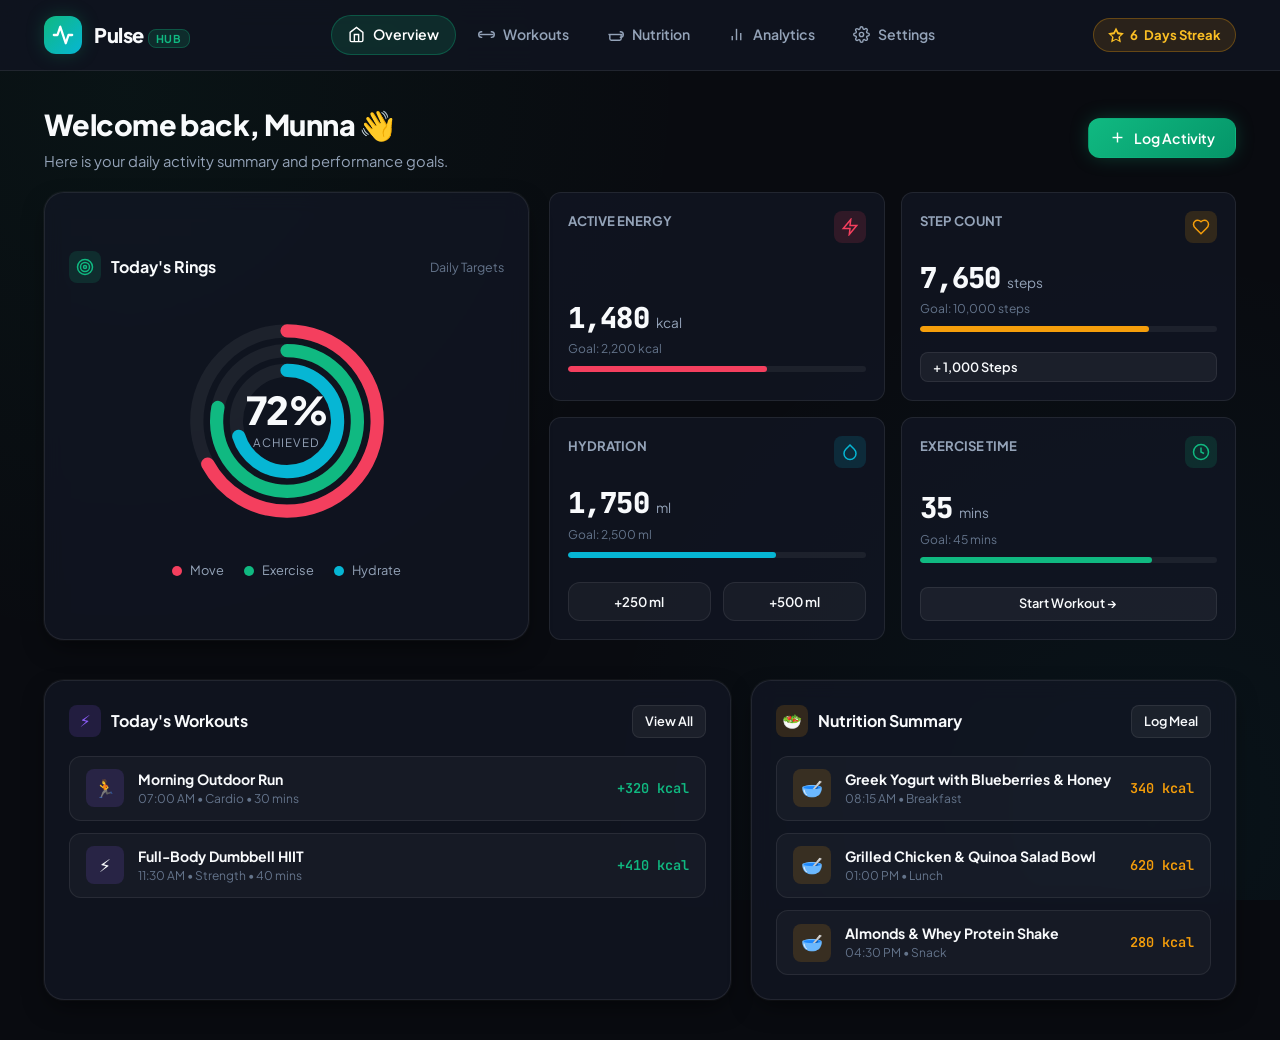
<file: index.html>
<!DOCTYPE html>
<html lang="en">
<head>
  <meta charset="UTF-8">
  <meta name="viewport" content="width=device-width, initial-scale=1.0">
  <title>Pulse | Fitness & Wellness Hub</title>
  <link rel="preconnect" href="https://fonts.googleapis.com">
  <link rel="preconnect" href="https://fonts.gstatic.com" crossorigin>
  <link href="https://fonts.googleapis.com/css2?family=Plus+Jakarta+Sans:wght@400;500;600;700;800&family=JetBrains+Mono:wght@500;600;700&display=swap" rel="stylesheet">
  <link rel="stylesheet" href="css/style.css">
</head>
<body>
  <!-- Global Navigation Bar -->
  <nav class="navbar">
    <div class="container nav-container">
      <a href="index.html" class="brand">
        <div class="brand-icon">
          <svg viewBox="0 0 24 24" fill="none" stroke="currentColor" stroke-width="2.5" stroke-linecap="round" stroke-linejoin="round">
            <polyline points="22 12 18 12 15 21 9 3 6 12 2 12"></polyline>
          </svg>
        </div>
        <div class="brand-title">Pulse <span class="brand-tag">Hub</span></div>
      </a>

      <!-- Page Links -->
      <ul class="nav-links">
        <li>
          <a href="index.html" class="nav-link active">
            <svg viewBox="0 0 24 24" fill="none" stroke="currentColor" stroke-width="2">
              <path d="M3 9l9-7 9 7v11a2 2 0 0 1-2 2H5a2 2 0 0 1-2-2z"></path>
              <polyline points="9 22 9 12 15 12 15 22"></polyline>
            </svg>
            <span>Overview</span>
          </a>
        </li>
        <li>
          <a href="workouts.html" class="nav-link">
            <svg viewBox="0 0 24 24" fill="none" stroke="currentColor" stroke-width="2">
              <path d="M18 8h1a4 4 0 0 1 0 8h-1"></path>
              <path d="M6 8H5a4 4 0 0 0 0 8h1"></path>
              <line x1="2" y1="12" x2="22" y2="12"></line>
            </svg>
            <span>Workouts</span>
          </a>
        </li>
        <li>
          <a href="nutrition.html" class="nav-link">
            <svg viewBox="0 0 24 24" fill="none" stroke="currentColor" stroke-width="2">
              <path d="M18 8h1a4 4 0 0 1 0 8h-1"></path>
              <path d="M2 12h20"></path>
              <path d="M20 12v6a2 2 0 0 1-2 2H6a2 2 0 0 1-2-2v-6"></path>
            </svg>
            <span>Nutrition</span>
          </a>
        </li>
        <li>
          <a href="analytics.html" class="nav-link">
            <svg viewBox="0 0 24 24" fill="none" stroke="currentColor" stroke-width="2">
              <line x1="18" y1="20" x2="18" y2="10"></line>
              <line x1="12" y1="20" x2="12" y2="4"></line>
              <line x1="6" y1="20" x2="6" y2="14"></line>
            </svg>
            <span>Analytics</span>
          </a>
        </li>
        <li>
          <a href="settings.html" class="nav-link">
            <svg viewBox="0 0 24 24" fill="none" stroke="currentColor" stroke-width="2">
              <circle cx="12" cy="12" r="3"></circle>
              <path d="M19.4 15a1.65 1.65 0 0 0 .33 1.82l.06.06a2 2 0 0 1 0 2.83 2 2 0 0 1-2.83 0l-.06-.06a1.65 1.65 0 0 0-1.82-.33 1.65 1.65 0 0 0-1 1.51V21a2 2 0 0 1-2 2 2 2 0 0 1-2-2v-.09A1.65 1.65 0 0 0 9 19.4a1.65 1.65 0 0 0-1.82.33l-.06.06a2 2 0 0 1-2.83 0 2 2 0 0 1 0-2.83l.06-.06a1.65 1.65 0 0 0 .33-1.82 1.65 1.65 0 0 0-1.51-1H3a2 2 0 0 1-2-2 2 2 0 0 1 2-2h.09A1.65 1.65 0 0 0 4.6 9a1.65 1.65 0 0 0-.33-1.82l-.06-.06a2 2 0 0 1 0-2.83 2 2 0 0 1 2.83 0l.06.06a1.65 1.65 0 0 0 1.82.33H9a1.65 1.65 0 0 0 1-1.51V3a2 2 0 0 1 2-2 2 2 0 0 1 2 2v.09a1.65 1.65 0 0 0 1 1.51 1.65 1.65 0 0 0 1.82-.33l.06-.06a2 2 0 0 1 2.83 0 2 2 0 0 1 0 2.83l-.06.06a1.65 1.65 0 0 0-.33 1.82V9a1.65 1.65 0 0 0 1.51 1H21a2 2 0 0 1 2 2 2 2 0 0 1-2 2h-.09a1.65 1.65 0 0 0-1.51 1z"></path>
            </svg>
            <span>Settings</span>
          </a>
        </li>
      </ul>

      <!-- User Actions & Streak -->
      <div class="nav-actions">
        <div class="streak-pill" title="Current Daily Streak">
          <svg viewBox="0 0 24 24" fill="currentColor">
            <path d="M12 .587l3.668 7.431 8.2 1.192-5.934 5.784 1.399 8.163-7.333-3.856-7.333 3.856 1.399-8.163-5.934-5.784 8.2-1.192zm0 5.702l-2.228 4.516-4.981.724 3.604 3.513-.85 4.958 4.455-2.342 4.455 2.342-.85-4.958 3.604-3.513-4.981-.724z"/>
          </svg>
          <span id="streakCount">6</span> Days Streak
        </div>
      </div>
    </div>
  </nav>

  <!-- Main Dashboard Content -->
  <main class="container">
    <div class="page-header">
      <div class="page-title">
        <h1 id="welcomeUser">Welcome back, Munna👋</h1>
        <p>Here is your daily activity summary and performance goals.</p>
      </div>
      <div class="header-actions">
        <button id="quickLogBtn" class="btn btn-primary">
          <svg viewBox="0 0 24 24" fill="none" stroke="currentColor" stroke-width="2">
            <line x1="12" y1="5" x2="12" y2="19"></line>
            <line x1="5" y1="12" x2="19" y2="12"></line>
          </svg>
          <span>Log Activity</span>
        </button>
      </div>
    </div>

    <!-- Top Dashboard Grid -->
    <div class="dashboard-grid">
      <!-- Activity Rings Card -->
      <div class="card ring-card">
        <div class="card-header" style="width: 100%;">
          <div class="card-title">
            <div class="card-icon" style="background: rgba(16, 185, 129, 0.15); color: #10b981;">
              <svg viewBox="0 0 24 24" fill="none" stroke="currentColor" stroke-width="2">
                <circle cx="12" cy="12" r="10"></circle>
                <circle cx="12" cy="12" r="6"></circle>
                <circle cx="12" cy="12" r="2"></circle>
              </svg>
            </div>
            Today's Rings
          </div>
          <span style="font-size: 0.78rem; color: var(--text-subtle);">Daily Targets</span>
        </div>

        <div class="rings-wrapper">
          <svg class="rings-svg" viewBox="0 0 200 200">
            <!-- Outer Ring: Calories (Red/Orange) -->
            <circle class="ring-bg" cx="100" cy="100" r="82" stroke-width="12"></circle>
            <circle id="ringCalories" class="ring-progress" cx="100" cy="100" r="82" stroke="#f43f5e" stroke-width="12" stroke-dasharray="515" stroke-dashoffset="515"></circle>

            <!-- Middle Ring: Active Time (Green) -->
            <circle class="ring-bg" cx="100" cy="100" r="64" stroke-width="12"></circle>
            <circle id="ringTime" class="ring-progress" cx="100" cy="100" r="64" stroke="#10b981" stroke-width="12" stroke-dasharray="402" stroke-dashoffset="402"></circle>

            <!-- Inner Ring: Hydration (Cyan) -->
            <circle class="ring-bg" cx="100" cy="100" r="46" stroke-width="12"></circle>
            <circle id="ringWater" class="ring-progress" cx="100" cy="100" r="46" stroke="#06b6d4" stroke-width="12" stroke-dasharray="289" stroke-dashoffset="289"></circle>
          </svg>
          <div class="ring-center-stat">
            <span class="ring-score" id="overallScore">78%</span>
            <span class="ring-score-label">Achieved</span>
          </div>
        </div>

        <!-- Legend -->
        <div class="ring-legend">
          <div class="legend-item">
            <div class="legend-dot" style="background: #f43f5e;"></div>
            <span>Move</span>
          </div>
          <div class="legend-item">
            <div class="legend-dot" style="background: #10b981;"></div>
            <span>Exercise</span>
          </div>
          <div class="legend-item">
            <div class="legend-dot" style="background: #06b6d4;"></div>
            <span>Hydrate</span>
          </div>
        </div>
      </div>

      <!-- Metric Cards Grid -->
      <div class="metrics-column">
        <!-- 1. Calories Burned -->
        <div class="metric-card">
          <div class="metric-header">
            <span style="font-size: 0.82rem; font-weight: 700; color: var(--text-muted);">ACTIVE ENERGY</span>
            <div class="card-icon" style="background: rgba(244, 63, 94, 0.15); color: #f43f5e;">
              <svg viewBox="0 0 24 24" fill="none" stroke="currentColor" stroke-width="2">
                <path d="M13 2L3 14h9l-1 8 10-12h-9l1-8z"></path>
              </svg>
            </div>
          </div>
          <div class="metric-value-group">
            <span class="metric-number" id="dashCalories">1,480</span>
            <span class="metric-unit">kcal</span>
            <div class="metric-sub">Goal: <span id="goalCaloriesText">2,200</span> kcal</div>
            <div class="progress-track">
              <div id="barCalories" class="progress-fill" style="width: 67%; background: #f43f5e;"></div>
            </div>
          </div>
        </div>

        <!-- 2. Step Count -->
        <div class="metric-card">
          <div class="metric-header">
            <span style="font-size: 0.82rem; font-weight: 700; color: var(--text-muted);">STEP COUNT</span>
            <div class="card-icon" style="background: rgba(245, 158, 11, 0.15); color: #f59e0b;">
              <svg viewBox="0 0 24 24" fill="none" stroke="currentColor" stroke-width="2">
                <path d="M19 14c1.49-1.46 3-3.21 3-5.5A5.5 5.5 0 0 0 16.5 3c-1.76 0-3 .5-4.5 2-1.5-1.5-2.74-2-4.5-2A5.5 5.5 0 0 0 2 8.5c0 2.3 1.5 4.05 3 5.5l7 7Z"></path>
              </svg>
            </div>
          </div>
          <div class="metric-value-group">
            <span class="metric-number" id="dashSteps">7,650</span>
            <span class="metric-unit">steps</span>
            <div class="metric-sub">Goal: <span id="goalStepsText">10,000</span> steps</div>
            <div class="progress-track">
              <div id="barSteps" class="progress-fill" style="width: 76%; background: #f59e0b;"></div>
            </div>
          </div>
          <button id="addStepsQuick" class="btn btn-secondary btn-sm" style="margin-top: 10px;">+ 1,000 Steps</button>
        </div>

        <!-- 3. Hydration Level -->
        <div class="metric-card">
          <div class="metric-header">
            <span style="font-size: 0.82rem; font-weight: 700; color: var(--text-muted);">HYDRATION</span>
            <div class="card-icon" style="background: rgba(6, 182, 212, 0.15); color: #06b6d4;">
              <svg viewBox="0 0 24 24" fill="none" stroke="currentColor" stroke-width="2">
                <path d="M12 2.69l5.66 5.66a8 8 0 1 1-11.31 0z"></path>
              </svg>
            </div>
          </div>
          <div class="metric-value-group">
            <span class="metric-number" id="dashWater">1,750</span>
            <span class="metric-unit">ml</span>
            <div class="metric-sub">Goal: <span id="goalWaterText">2,500</span> ml</div>
            <div class="progress-track">
              <div id="barWater" class="progress-fill" style="width: 70%; background: #06b6d4;"></div>
            </div>
          </div>
          <div class="quick-log-row">
            <button id="addWater250" class="quick-btn">+250 ml</button>
            <button id="addWater500" class="quick-btn">+500 ml</button>
          </div>
        </div>

        <!-- 4. Active Exercise Time -->
        <div class="metric-card">
          <div class="metric-header">
            <span style="font-size: 0.82rem; font-weight: 700; color: var(--text-muted);">EXERCISE TIME</span>
            <div class="card-icon" style="background: rgba(16, 185, 129, 0.15); color: #10b981;">
              <svg viewBox="0 0 24 24" fill="none" stroke="currentColor" stroke-width="2">
                <circle cx="12" cy="12" r="10"></circle>
                <polyline points="12 6 12 12 16 14"></polyline>
              </svg>
            </div>
          </div>
          <div class="metric-value-group">
            <span class="metric-number" id="dashActiveMins">35</span>
            <span class="metric-unit">mins</span>
            <div class="metric-sub">Goal: <span id="goalMinsText">45</span> mins</div>
            <div class="progress-track">
              <div id="barTime" class="progress-fill" style="width: 77%; background: #10b981;"></div>
            </div>
          </div>
          <a href="workouts.html" class="btn btn-secondary btn-sm" style="margin-top: 10px; justify-content: center;">Start Workout →</a>
        </div>
      </div>
    </div>

    <!-- Recent Activity Stream -->
    <div class="dashboard-grid">
      <!-- Today's Logged Workouts -->
      <div class="card" style="grid-column: span 7;">
        <div class="card-header">
          <div class="card-title">
            <div class="card-icon" style="background: rgba(139, 92, 246, 0.15); color: #8b5cf6;">⚡</div>
            Today's Workouts
          </div>
          <a href="workouts.html" class="btn btn-secondary btn-sm">View All</a>
        </div>
        <div class="activity-list" id="dashboardWorkoutList">
          <!-- Dynamically populated via JS -->
        </div>
      </div>

      <!-- Quick Nutrition Snapshot -->
      <div class="card" style="grid-column: span 5;">
        <div class="card-header">
          <div class="card-title">
            <div class="card-icon" style="background: rgba(245, 158, 11, 0.15); color: #f59e0b;">🥗</div>
            Nutrition Summary
          </div>
          <a href="nutrition.html" class="btn btn-secondary btn-sm">Log Meal</a>
        </div>
        <div class="activity-list" id="dashboardMealList">
          <!-- Dynamically populated via JS -->
        </div>
      </div>
    </div>
  </main>

  <!-- Quick Log Modal Dialog -->
  <div class="modal-overlay" id="quickLogModal">
    <div class="modal-window">
      <div class="card-header">
        <h3 style="font-size: 1.1rem; font-weight: 700;">Quick Log Workout</h3>
        <button id="closeModalBtn" style="background: none; border: none; color: var(--text-muted); cursor: pointer; font-size: 1.2rem;">✕</button>
      </div>
      <form id="quickLogForm">
        <div class="form-group">
          <label class="form-label">Workout Name</label>
          <input type="text" id="modalWorkoutName" class="form-input" placeholder="e.g. Evening Cycling" required>
        </div>
        <div class="form-group">
          <label class="form-label">Category</label>
          <select id="modalCategory" class="form-select">
            <option value="Cardio">Cardio / Running 🏃</option>
            <option value="Strength">Strength / Weights 🏋️</option>
            <option value="HIIT">HIIT Interval ⚡</option>
            <option value="Yoga">Yoga & Mobility 🧘</option>
          </select>
        </div>
        <div style="display: flex; gap: 12px;">
          <div class="form-group" style="flex: 1;">
            <label class="form-label">Duration (Mins)</label>
            <input type="number" id="modalDuration" class="form-input" value="30" min="5" max="300" required>
          </div>
          <div class="form-group" style="flex: 1;">
            <label class="form-label">Est. Calories</label>
            <input type="number" id="modalCalories" class="form-input" value="250" min="10" max="2000" required>
          </div>
        </div>
        <button type="submit" class="btn btn-primary" style="width: 100%; justify-content: center; margin-top: 10px;">Save Workout</button>
      </form>
    </div>
  </div>

  <script src="js/store.js"></script>
  <script src="js/dashboard.js"></script>
</body>
</html>
</file>
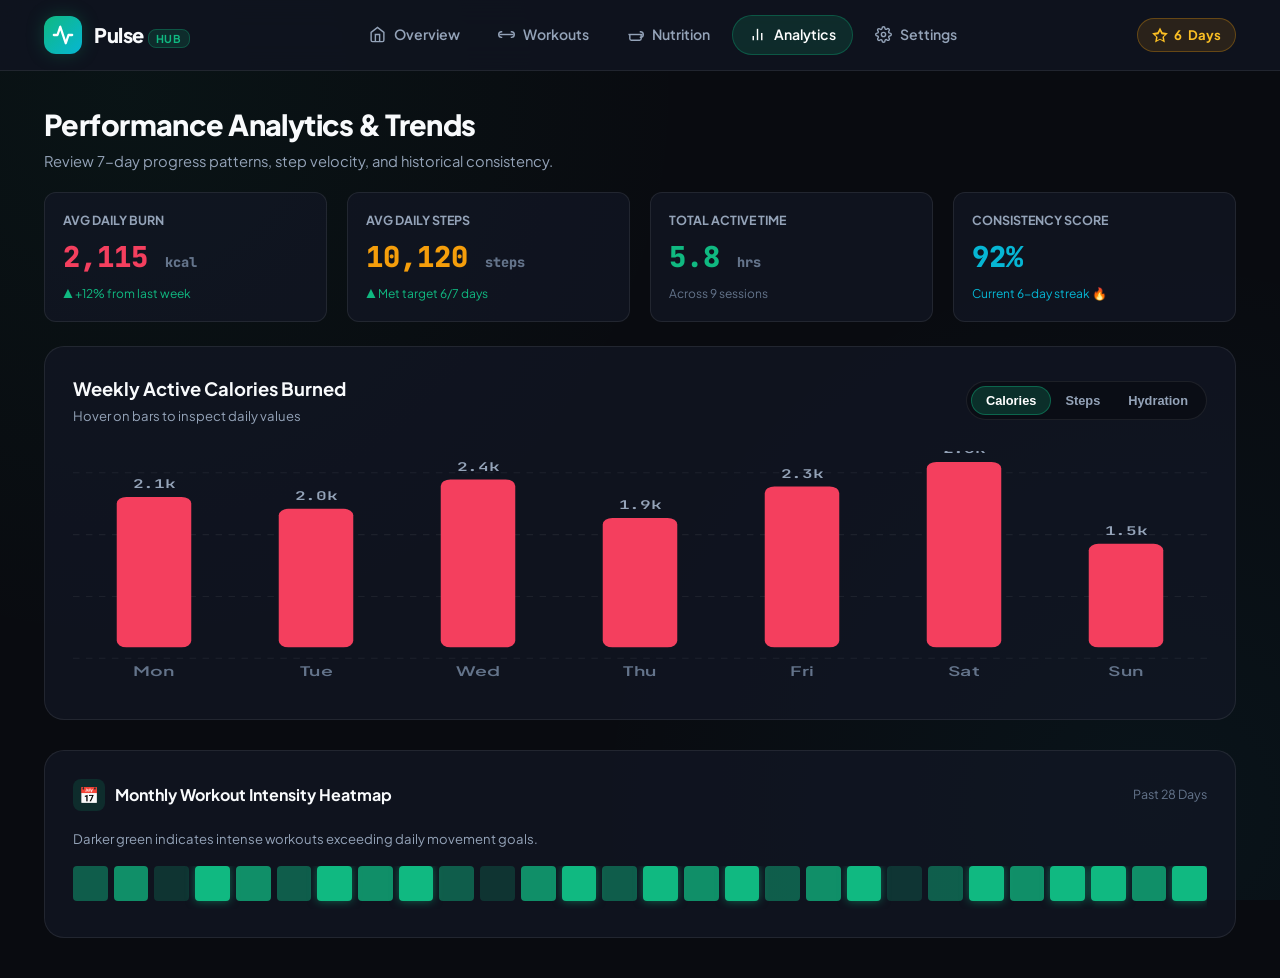
<file: analytics.html>
<!DOCTYPE html>
<html lang="en">
<head>
  <meta charset="UTF-8">
  <meta name="viewport" content="width=device-width, initial-scale=1.0">
  <title>Pulse | Analytics & Trends</title>
  <link rel="preconnect" href="https://fonts.googleapis.com">
  <link rel="preconnect" href="https://fonts.gstatic.com" crossorigin>
  <link href="https://fonts.googleapis.com/css2?family=Plus+Jakarta+Sans:wght@400;500;600;700;800&family=JetBrains+Mono:wght@500;600;700&display=swap" rel="stylesheet">
  <link rel="stylesheet" href="css/style.css">
  <style>
    /* Analytics & Chart Specific Styles */
    .chart-container-card {
      background: var(--bg-card);
      border: 1px solid var(--border-subtle);
      border-radius: var(--radius-lg);
      padding: 28px;
      margin-bottom: 30px;
    }
    .chart-header {
      display: flex;
      justify-content: space-between;
      align-items: center;
      margin-bottom: 24px;
      flex-wrap: wrap;
      gap: 12px;
    }
    .chart-toggle-group {
      display: flex;
      background: rgba(0, 0, 0, 0.3);
      padding: 4px;
      border-radius: var(--radius-pill);
      border: 1px solid var(--border-subtle);
    }
    .chart-toggle-btn {
      padding: 6px 14px;
      border-radius: var(--radius-pill);
      border: none;
      background: transparent;
      color: var(--text-muted);
      font-size: 0.8rem;
      font-weight: 600;
      cursor: pointer;
      transition: all 0.2s;
    }
    .chart-toggle-btn.active {
      background: rgba(16, 185, 129, 0.2);
      color: #fff;
      border: 1px solid rgba(16, 185, 129, 0.4);
    }
    .chart-svg-wrap {
      width: 100%;
      height: 240px;
      position: relative;
    }
    .bar-rect {
      transition: height 0.6s cubic-bezier(0.16, 1, 0.3, 1), y 0.6s cubic-bezier(0.16, 1, 0.3, 1);
      cursor: pointer;
    }
    .bar-rect:hover {
      filter: brightness(1.25);
    }

    /* Heatmap Grid */
    .heatmap-card {
      background: var(--bg-card);
      border: 1px solid var(--border-subtle);
      border-radius: var(--radius-lg);
      padding: 28px;
      margin-bottom: 40px;
    }
    .heatmap-grid {
      display: grid;
      grid-template-columns: repeat(28, 1fr);
      gap: 6px;
      margin-top: 18px;
      overflow-x: auto;
      padding-bottom: 8px;
    }
    .heat-cell {
      aspect-ratio: 1;
      border-radius: 4px;
      background: rgba(255, 255, 255, 0.05);
      cursor: pointer;
      transition: transform 0.15s;
    }
    .heat-cell:hover {
      transform: scale(1.2);
    }
    .heat-lvl-1 { background: rgba(16, 185, 129, 0.2); }
    .heat-lvl-2 { background: rgba(16, 185, 129, 0.45); }
    .heat-lvl-3 { background: rgba(16, 185, 129, 0.75); }
    .heat-lvl-4 { background: #10b981; box-shadow: 0 0 10px rgba(16, 185, 129, 0.5); }
  </style>
</head>
<body>
  <!-- Global Navigation Bar -->
  <nav class="navbar">
    <div class="container nav-container">
      <a href="index.html" class="brand">
        <div class="brand-icon">
          <svg viewBox="0 0 24 24" fill="none" stroke="currentColor" stroke-width="2.5" stroke-linecap="round" stroke-linejoin="round">
            <polyline points="22 12 18 12 15 21 9 3 6 12 2 12"></polyline>
          </svg>
        </div>
        <div class="brand-title">Pulse <span class="brand-tag">Hub</span></div>
      </a>

      <!-- Page Links -->
      <ul class="nav-links">
        <li><a href="index.html" class="nav-link"><svg viewBox="0 0 24 24" fill="none" stroke="currentColor" stroke-width="2"><path d="M3 9l9-7 9 7v11a2 2 0 0 1-2 2H5a2 2 0 0 1-2-2z"></path><polyline points="9 22 9 12 15 12 15 22"></polyline></svg><span>Overview</span></a></li>
        <li><a href="workouts.html" class="nav-link"><svg viewBox="0 0 24 24" fill="none" stroke="currentColor" stroke-width="2"><path d="M18 8h1a4 4 0 0 1 0 8h-1"></path><path d="M6 8H5a4 4 0 0 0 0 8h1"></path><line x1="2" y1="12" x2="22" y2="12"></line></svg><span>Workouts</span></a></li>
        <li><a href="nutrition.html" class="nav-link"><svg viewBox="0 0 24 24" fill="none" stroke="currentColor" stroke-width="2"><path d="M18 8h1a4 4 0 0 1 0 8h-1"></path><path d="M2 12h20"></path><path d="M20 12v6a2 2 0 0 1-2 2H6a2 2 0 0 1-2-2v-6"></path></svg><span>Nutrition</span></a></li>
        <li><a href="analytics.html" class="nav-link active"><svg viewBox="0 0 24 24" fill="none" stroke="currentColor" stroke-width="2"><line x1="18" y1="20" x2="18" y2="10"></line><line x1="12" y1="20" x2="12" y2="4"></line><line x1="6" y1="20" x2="6" y2="14"></line></svg><span>Analytics</span></a></li>
        <li><a href="settings.html" class="nav-link"><svg viewBox="0 0 24 24" fill="none" stroke="currentColor" stroke-width="2"><circle cx="12" cy="12" r="3"></circle><path d="M19.4 15a1.65 1.65 0 0 0 .33 1.82l.06.06a2 2 0 0 1 0 2.83 2 2 0 0 1-2.83 0l-.06-.06a1.65 1.65 0 0 0-1.82-.33 1.65 1.65 0 0 0-1 1.51V21a2 2 0 0 1-2 2 2 2 0 0 1-2-2v-.09A1.65 1.65 0 0 0 9 19.4a1.65 1.65 0 0 0-1.82.33l-.06.06a2 2 0 0 1-2.83 0 2 2 0 0 1 0-2.83l.06-.06a1.65 1.65 0 0 0 .33-1.82 1.65 1.65 0 0 0-1.51-1H3a2 2 0 0 1-2-2 2 2 0 0 1 2-2h.09A1.65 1.65 0 0 0 4.6 9a1.65 1.65 0 0 0-.33-1.82l-.06-.06a2 2 0 0 1 0-2.83 2 2 0 0 1 2.83 0l.06.06a1.65 1.65 0 0 0 1.82.33H9a1.65 1.65 0 0 0 1-1.51V3a2 2 0 0 1 2-2 2 2 0 0 1 2 2v.09a1.65 1.65 0 0 0 1 1.51 1.65 1.65 0 0 0 1.82-.33l.06-.06a2 2 0 0 1 2.83 0 2 2 0 0 1 0 2.83l-.06.06a1.65 1.65 0 0 0-.33 1.82V9a1.65 1.65 0 0 0 1.51 1H21a2 2 0 0 1 2 2 2 2 0 0 1-2 2h-.09a1.65 1.65 0 0 0-1.51 1z"></path></svg><span>Settings</span></a></li>
      </ul>

      <!-- Streak -->
      <div class="nav-actions">
        <div class="streak-pill">
          <svg viewBox="0 0 24 24" fill="currentColor"><path d="M12 .587l3.668 7.431 8.2 1.192-5.934 5.784 1.399 8.163-7.333-3.856-7.333 3.856 1.399-8.163-5.934-5.784 8.2-1.192zm0 5.702l-2.228 4.516-4.981.724 3.604 3.513-.85 4.958 4.455-2.342 4.455 2.342-.85-4.958 3.604-3.513-4.981-.724z"/></svg>
          <span id="streakCount">6</span> Days
        </div>
      </div>
    </div>
  </nav>

  <main class="container">
    <div class="page-header">
      <div class="page-title">
        <h1>Performance Analytics & Trends</h1>
        <p>Review 7-day progress patterns, step velocity, and historical consistency.</p>
      </div>
    </div>

    <!-- 4 High-Level Summary Stats Cards -->
    <div class="dashboard-grid" style="margin-bottom: 24px;">
      <div class="metric-card" style="grid-column: span 3;">
        <span style="font-size: 0.78rem; font-weight: 700; color: var(--text-muted);">AVG DAILY BURN</span>
        <div style="font-size: 1.8rem; font-weight: 800; font-family: var(--font-mono); margin: 6px 0; color: #f43f5e;">2,115 <span style="font-size: 0.85rem; color: var(--text-subtle);">kcal</span></div>
        <div style="font-size: 0.75rem; color: #10b981;">▲ +12% from last week</div>
      </div>
      <div class="metric-card" style="grid-column: span 3;">
        <span style="font-size: 0.78rem; font-weight: 700; color: var(--text-muted);">AVG DAILY STEPS</span>
        <div style="font-size: 1.8rem; font-weight: 800; font-family: var(--font-mono); margin: 6px 0; color: #f59e0b;">10,120 <span style="font-size: 0.85rem; color: var(--text-subtle);">steps</span></div>
        <div style="font-size: 0.75rem; color: #10b981;">▲ Met target 6/7 days</div>
      </div>
      <div class="metric-card" style="grid-column: span 3;">
        <span style="font-size: 0.78rem; font-weight: 700; color: var(--text-muted);">TOTAL ACTIVE TIME</span>
        <div style="font-size: 1.8rem; font-weight: 800; font-family: var(--font-mono); margin: 6px 0; color: #10b981;">5.8 <span style="font-size: 0.85rem; color: var(--text-subtle);">hrs</span></div>
        <div style="font-size: 0.75rem; color: var(--text-subtle);">Across 9 sessions</div>
      </div>
      <div class="metric-card" style="grid-column: span 3;">
        <span style="font-size: 0.78rem; font-weight: 700; color: var(--text-muted);">CONSISTENCY SCORE</span>
        <div style="font-size: 1.8rem; font-weight: 800; font-family: var(--font-mono); margin: 6px 0; color: #06b6d4;">92%</div>
        <div style="font-size: 0.75rem; color: #06b6d4;">Current 6-day streak 🔥</div>
      </div>
    </div>

    <!-- Interactive Weekly Chart Card -->
    <div class="chart-container-card">
      <div class="chart-header">
        <div>
          <h2 style="font-size: 1.15rem; font-weight: 700;" id="chartTitle">Weekly Active Calories Burned</h2>
          <span style="font-size: 0.82rem; color: var(--text-muted);">Hover on bars to inspect daily values</span>
        </div>
        <div class="chart-toggle-group">
          <button class="chart-toggle-btn active" data-metric="calories">Calories</button>
          <button class="chart-toggle-btn" data-metric="steps">Steps</button>
          <button class="chart-toggle-btn" data-metric="water">Hydration</button>
        </div>
      </div>

      <div class="chart-svg-wrap">
        <svg id="weeklyChartSvg" width="100%" height="100%" viewBox="0 0 700 220" preserveAspectRatio="none">
          <!-- Dynamically generated via analytics.js -->
        </svg>
      </div>
    </div>

    <!-- Monthly Consistency Heatmap Card -->
    <div class="heatmap-card">
      <div class="card-header">
        <div class="card-title">
          <div class="card-icon" style="background: rgba(16, 185, 129, 0.15); color: #10b981;">📅</div>
          Monthly Workout Intensity Heatmap
        </div>
        <span style="font-size: 0.78rem; color: var(--text-subtle);">Past 28 Days</span>
      </div>
      <p style="font-size: 0.82rem; color: var(--text-muted);">Darker green indicates intense workouts exceeding daily movement goals.</p>
      
      <div class="heatmap-grid" id="heatmapGrid">
        <!-- Rendered via analytics.js -->
      </div>
    </div>
  </main>

  <script src="js/store.js"></script>
  <script src="js/analytics.js"></script>
</body>
</html>
</file>
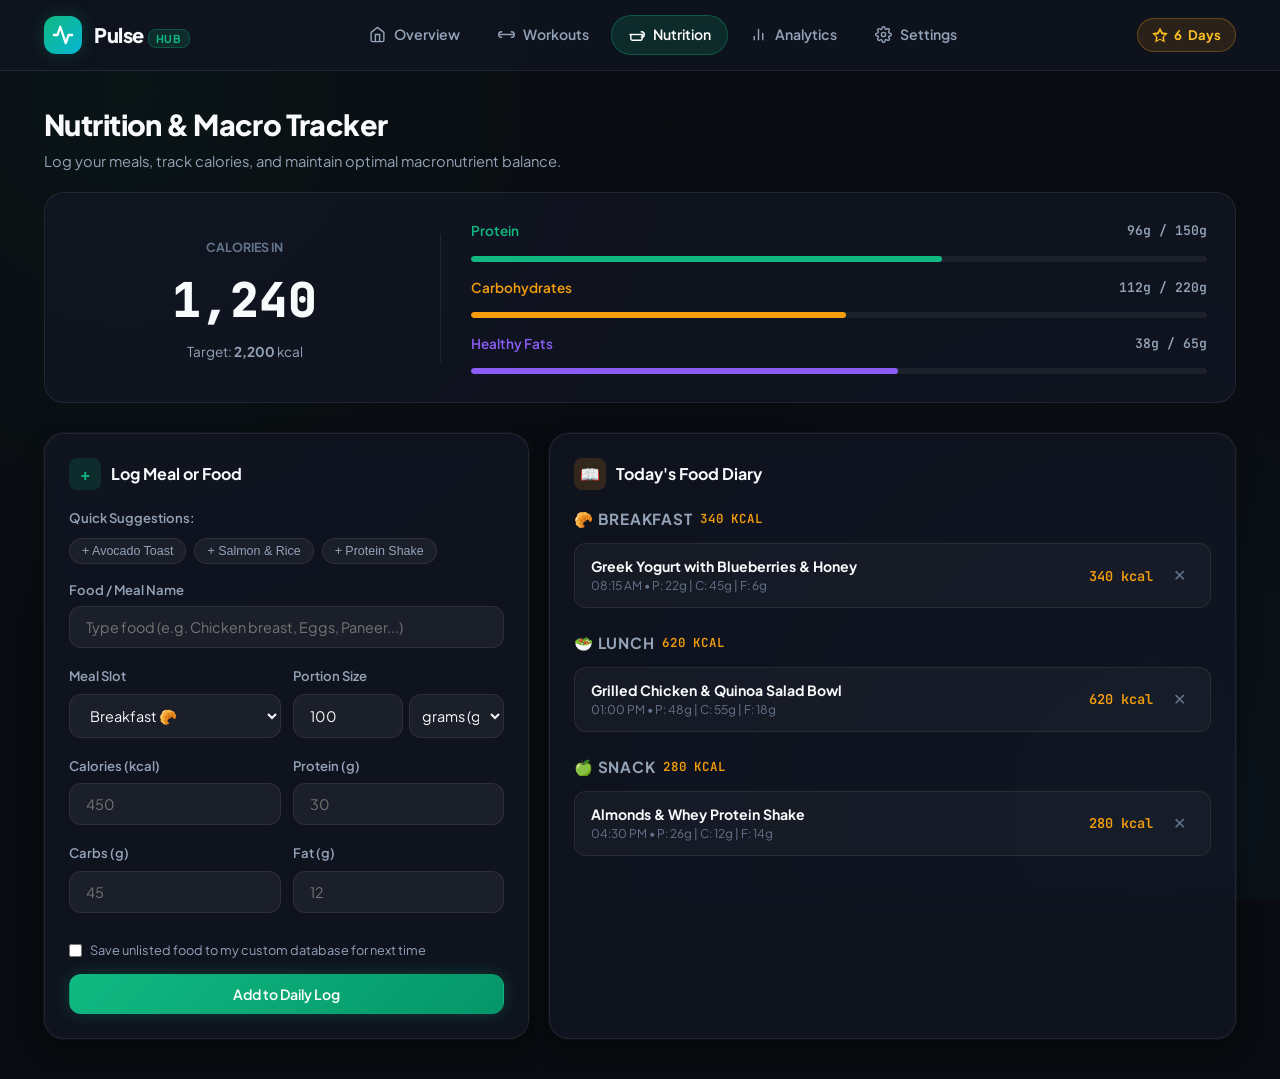
<file: nutrition.html>
<!DOCTYPE html>
<html lang="en">
<head>
  <meta charset="UTF-8">
  <meta name="viewport" content="width=device-width, initial-scale=1.0">
  <title>Pulse | Nutrition & Macro Tracker</title>
  <link rel="preconnect" href="https://fonts.googleapis.com">
  <link rel="preconnect" href="https://fonts.gstatic.com" crossorigin>
  <link href="https://fonts.googleapis.com/css2?family=Plus+Jakarta+Sans:wght@400;500;600;700;800&family=JetBrains+Mono:wght@500;600;700&display=swap" rel="stylesheet">
  <link rel="stylesheet" href="css/style.css">
  <style>
    .macro-overview-card {
      background: var(--bg-card);
      border: 1px solid var(--border-subtle);
      border-radius: var(--radius-lg);
      padding: 28px;
      margin-bottom: 30px;
      display: grid;
      grid-template-columns: 1fr 2fr;
      gap: 30px;
      align-items: center;
    }
    .macro-calories-box {
      border-right: 1px solid var(--border-subtle);
      padding-right: 24px;
      text-align: center;
    }
    .macro-bars-list {
      display: flex;
      flex-direction: column;
      gap: 16px;
    }
    .macro-bar-item {
      display: flex;
      flex-direction: column;
      gap: 6px;
    }
    .macro-header-row {
      display: flex;
      justify-content: space-between;
      font-size: 0.85rem;
      font-weight: 600;
    }
    .macro-val {
      font-family: var(--font-mono);
      font-size: 0.82rem;
      color: var(--text-muted);
    }

    /* Preset Quick Buttons */
    .quick-meal-presets {
      display: flex;
      flex-wrap: wrap;
      gap: 8px;
      margin-top: 10px;
      margin-bottom: 16px;
    }
    .meal-preset-tag {
      padding: 5px 12px;
      background: rgba(255, 255, 255, 0.05);
      border: 1px solid var(--border-subtle);
      border-radius: var(--radius-pill);
      font-size: 0.78rem;
      color: var(--text-muted);
      cursor: pointer;
      transition: all 0.2s;
    }
    .meal-preset-tag:hover {
      background: rgba(16, 185, 129, 0.15);
      color: #fff;
      border-color: var(--accent-primary);
    }

    /* Meal Groups */
    .meal-category-block {
      margin-bottom: 24px;
    }
    .meal-category-title {
      font-size: 0.95rem;
      font-weight: 700;
      color: var(--text-muted);
      text-transform: uppercase;
      letter-spacing: 0.05em;
      margin-bottom: 12px;
      display: flex;
      align-items: center;
      gap: 8px;
    }
    .delete-meal-btn {
      background: none;
      border: none;
      color: var(--text-subtle);
      cursor: pointer;
      padding: 4px 8px;
      font-size: 1rem;
      border-radius: 4px;
      transition: all 0.2s;
    }
    .delete-meal-btn:hover {
      color: #f43f5e;
      background: rgba(244, 63, 94, 0.1);
    }

    /* Food Autocomplete & Smart Calculation */
    .food-search-wrapper {
      position: relative;
    }
    .food-suggestions-dropdown {
      position: absolute;
      top: calc(100% + 4px);
      left: 0;
      right: 0;
      background: #111827;
      border: 1px solid var(--border-subtle);
      border-radius: var(--radius-md);
      box-shadow: 0 10px 25px rgba(0, 0, 0, 0.65);
      max-height: 230px;
      overflow-y: auto;
      z-index: 100;
      display: none;
    }
    .food-suggestions-dropdown.active {
      display: block;
    }
    .food-suggestion-item {
      padding: 10px 14px;
      display: flex;
      justify-content: space-between;
      align-items: center;
      cursor: pointer;
      border-bottom: 1px solid rgba(255, 255, 255, 0.05);
      transition: background 0.15s;
    }
    .food-suggestion-item:last-child {
      border-bottom: none;
    }
    .food-suggestion-item:hover, .food-suggestion-item.highlighted {
      background: rgba(16, 185, 129, 0.15);
    }
    .food-sug-name {
      font-weight: 600;
      font-size: 0.88rem;
      color: var(--text-main);
    }
    .food-sug-badge {
      font-size: 0.72rem;
      background: rgba(16, 185, 129, 0.2);
      color: var(--accent-primary);
      padding: 2px 7px;
      border-radius: var(--radius-pill);
      font-family: var(--font-mono);
      font-weight: 700;
    }
    .food-sug-details {
      font-size: 0.75rem;
      color: var(--text-subtle);
      margin-top: 2px;
    }
    .food-not-found-hint {
      padding: 10px 14px;
      font-size: 0.8rem;
      color: var(--text-muted);
      cursor: pointer;
    }
    .calc-pill {
      font-size: 0.72rem;
      background: rgba(16, 185, 129, 0.15);
      color: var(--accent-primary);
      padding: 2px 8px;
      border-radius: 4px;
      font-weight: 600;
      display: inline-flex;
      align-items: center;
      gap: 4px;
    }
    .remember-food-check {
      display: flex;
      align-items: center;
      gap: 8px;
      font-size: 0.8rem;
      color: var(--text-muted);
      cursor: pointer;
      margin-top: 10px;
      user-select: none;
    }
    .remember-food-check input {
      accent-color: var(--accent-primary);
      cursor: pointer;
    }

    @media (max-width: 768px) {
      .macro-overview-card {
        grid-template-columns: 1fr;
      }
      .macro-calories-box {
        border-right: none;
        border-bottom: 1px solid var(--border-subtle);
        padding-right: 0;
        padding-bottom: 20px;
      }
    }
  </style>
</head>
<body>
  <!-- Global Navigation Bar -->
  <nav class="navbar">
    <div class="container nav-container">
      <a href="index.html" class="brand">
        <div class="brand-icon">
          <svg viewBox="0 0 24 24" fill="none" stroke="currentColor" stroke-width="2.5" stroke-linecap="round" stroke-linejoin="round">
            <polyline points="22 12 18 12 15 21 9 3 6 12 2 12"></polyline>
          </svg>
        </div>
        <div class="brand-title">Pulse <span class="brand-tag">Hub</span></div>
      </a>

      <!-- Page Links -->
      <ul class="nav-links">
        <li><a href="index.html" class="nav-link"><svg viewBox="0 0 24 24" fill="none" stroke="currentColor" stroke-width="2"><path d="M3 9l9-7 9 7v11a2 2 0 0 1-2 2H5a2 2 0 0 1-2-2z"></path><polyline points="9 22 9 12 15 12 15 22"></polyline></svg><span>Overview</span></a></li>
        <li><a href="workouts.html" class="nav-link"><svg viewBox="0 0 24 24" fill="none" stroke="currentColor" stroke-width="2"><path d="M18 8h1a4 4 0 0 1 0 8h-1"></path><path d="M6 8H5a4 4 0 0 0 0 8h1"></path><line x1="2" y1="12" x2="22" y2="12"></line></svg><span>Workouts</span></a></li>
        <li><a href="nutrition.html" class="nav-link active"><svg viewBox="0 0 24 24" fill="none" stroke="currentColor" stroke-width="2"><path d="M18 8h1a4 4 0 0 1 0 8h-1"></path><path d="M2 12h20"></path><path d="M20 12v6a2 2 0 0 1-2 2H6a2 2 0 0 1-2-2v-6"></path></svg><span>Nutrition</span></a></li>
        <li><a href="analytics.html" class="nav-link"><svg viewBox="0 0 24 24" fill="none" stroke="currentColor" stroke-width="2"><line x1="18" y1="20" x2="18" y2="10"></line><line x1="12" y1="20" x2="12" y2="4"></line><line x1="6" y1="20" x2="6" y2="14"></line></svg><span>Analytics</span></a></li>
        <li><a href="settings.html" class="nav-link"><svg viewBox="0 0 24 24" fill="none" stroke="currentColor" stroke-width="2"><circle cx="12" cy="12" r="3"></circle><path d="M19.4 15a1.65 1.65 0 0 0 .33 1.82l.06.06a2 2 0 0 1 0 2.83 2 2 0 0 1-2.83 0l-.06-.06a1.65 1.65 0 0 0-1.82-.33 1.65 1.65 0 0 0-1 1.51V21a2 2 0 0 1-2 2 2 2 0 0 1-2-2v-.09A1.65 1.65 0 0 0 9 19.4a1.65 1.65 0 0 0-1.82.33l-.06.06a2 2 0 0 1-2.83 0 2 2 0 0 1 0-2.83l.06-.06a1.65 1.65 0 0 0 .33-1.82 1.65 1.65 0 0 0-1.51-1H3a2 2 0 0 1-2-2 2 2 0 0 1 2-2h.09A1.65 1.65 0 0 0 4.6 9a1.65 1.65 0 0 0-.33-1.82l-.06-.06a2 2 0 0 1 0-2.83 2 2 0 0 1 2.83 0l.06.06a1.65 1.65 0 0 0 1.82.33H9a1.65 1.65 0 0 0 1-1.51V3a2 2 0 0 1 2-2 2 2 0 0 1 2 2v.09a1.65 1.65 0 0 0 1 1.51 1.65 1.65 0 0 0 1.82-.33l.06-.06a2 2 0 0 1 2.83 0 2 2 0 0 1 0 2.83l-.06.06a1.65 1.65 0 0 0-.33 1.82V9a1.65 1.65 0 0 0 1.51 1H21a2 2 0 0 1 2 2 2 2 0 0 1-2 2h-.09a1.65 1.65 0 0 0-1.51 1z"></path></svg><span>Settings</span></a></li>
      </ul>

      <!-- Streak -->
      <div class="nav-actions">
        <div class="streak-pill">
          <svg viewBox="0 0 24 24" fill="currentColor"><path d="M12 .587l3.668 7.431 8.2 1.192-5.934 5.784 1.399 8.163-7.333-3.856-7.333 3.856 1.399-8.163-5.934-5.784 8.2-1.192zm0 5.702l-2.228 4.516-4.981.724 3.604 3.513-.85 4.958 4.455-2.342 4.455 2.342-.85-4.958 3.604-3.513-4.981-.724z"/></svg>
          <span id="streakCount">6</span> Days
        </div>
      </div>
    </div>
  </nav>

  <main class="container">
    <div class="page-header">
      <div class="page-title">
        <h1>Nutrition & Macro Tracker</h1>
        <p>Log your meals, track calories, and maintain optimal macronutrient balance.</p>
      </div>
    </div>

    <!-- Macronutrient Progress Overview Card -->
    <div class="macro-overview-card">
      <div class="macro-calories-box">
        <span style="font-size: 0.78rem; font-weight: 700; color: var(--text-subtle); text-transform: uppercase;">CALORIES IN</span>
        <div style="font-size: 3rem; font-weight: 800; font-family: var(--font-mono); margin: 6px 0;" id="totalConsumedCalories">1,240</div>
        <div style="font-size: 0.85rem; color: var(--text-muted);">Target: <strong>2,200</strong> kcal</div>
      </div>

      <div class="macro-bars-list">
        <!-- Protein -->
        <div class="macro-bar-item">
          <div class="macro-header-row">
            <span style="color: #10b981;">Protein</span>
            <span class="macro-val"><span id="totalProtein">96</span>g / 150g</span>
          </div>
          <div class="progress-track">
            <div id="barProtein" class="progress-fill" style="width: 64%; background: #10b981;"></div>
          </div>
        </div>

        <!-- Carbs -->
        <div class="macro-bar-item">
          <div class="macro-header-row">
            <span style="color: #f59e0b;">Carbohydrates</span>
            <span class="macro-val"><span id="totalCarbs">112</span>g / 220g</span>
          </div>
          <div class="progress-track">
            <div id="barCarbs" class="progress-fill" style="width: 51%; background: #f59e0b;"></div>
          </div>
        </div>

        <!-- Fats -->
        <div class="macro-bar-item">
          <div class="macro-header-row">
            <span style="color: #8b5cf6;">Healthy Fats</span>
            <span class="macro-val"><span id="totalFat">38</span>g / 65g</span>
          </div>
          <div class="progress-track">
            <div id="barFat" class="progress-fill" style="width: 58%; background: #8b5cf6;"></div>
          </div>
        </div>
      </div>
    </div>

    <!-- Two Column Layout: Add Meal Form & Grouped Meal Log -->
    <div class="dashboard-grid">
      <!-- Left: Add Meal Form -->
      <div class="card" style="grid-column: span 5;">
        <div class="card-header">
          <div class="card-title">
            <div class="card-icon" style="background: rgba(16, 185, 129, 0.15); color: #10b981;">+</div>
            Log Meal or Food
          </div>
        </div>

        <!-- Quick 1-Click Fill Presets -->
        <label class="form-label">Quick Suggestions:</label>
        <div class="quick-meal-presets">
          <button class="meal-preset-tag" data-name="Avocado Sourdough Toast" data-type="Breakfast" data-cal="320" data-p="10" data-c="35" data-f="16">+ Avocado Toast</button>
          <button class="meal-preset-tag" data-name="Grilled Salmon & Sweet Potato" data-type="Dinner" data-cal="580" data-p="42" data-c="48" data-f="22">+ Salmon & Rice</button>
          <button class="meal-preset-tag" data-name="Whey Protein & Banana" data-type="Snack" data-cal="250" data-p="28" data-c="30" data-f="3">+ Protein Shake</button>
        </div>

        <form id="addMealForm">
          <div class="form-group">
            <div style="display: flex; justify-content: space-between; align-items: center; margin-bottom: 6px;">
              <label class="form-label" style="margin-bottom: 0;">Food / Meal Name</label>
              <span id="autoCalcPill" class="calc-pill" style="display: none;">⚡ Auto-calculated</span>
            </div>
            <div class="food-search-wrapper">
              <input type="text" id="mealNameInput" class="form-input" placeholder="Type food (e.g. Chicken breast, Eggs, Paneer...)" autocomplete="off" required>
              <div id="foodSuggestions" class="food-suggestions-dropdown"></div>
            </div>
          </div>

          <div style="display: grid; grid-template-columns: 1fr 1fr; gap: 12px;">
            <div class="form-group">
              <label class="form-label">Meal Slot</label>
              <select id="mealTypeSelect" class="form-select">
                <option value="Breakfast">Breakfast 🥐</option>
                <option value="Lunch">Lunch 🥗</option>
                <option value="Dinner">Dinner 🍲</option>
                <option value="Snack">Snack 🍏</option>
              </select>
            </div>
            <div class="form-group">
              <label class="form-label">Portion Size</label>
              <div style="display: flex; gap: 6px;">
                <input type="number" id="mealPortionQty" class="form-input" value="100" min="1" step="1" style="flex: 1;" placeholder="Qty">
                <select id="mealPortionUnit" class="form-select" style="width: 95px; padding: 11px 8px;">
                  <option value="g">grams (g)</option>
                  <option value="pcs">pieces</option>
                  <option value="scoops">scoops</option>
                  <option value="ml">ml</option>
                </select>
              </div>
            </div>
          </div>

          <div style="display: grid; grid-template-columns: repeat(2, 1fr); gap: 12px;">
            <div class="form-group">
              <label class="form-label">Calories (kcal)</label>
              <input type="number" id="mealCalInput" class="form-input" placeholder="450" required>
            </div>
            <div class="form-group">
              <label class="form-label">Protein (g)</label>
              <input type="number" id="mealProteinInput" class="form-input" placeholder="30">
            </div>
          </div>
          <div style="display: grid; grid-template-columns: repeat(2, 1fr); gap: 12px;">
            <div class="form-group">
              <label class="form-label">Carbs (g)</label>
              <input type="number" id="mealCarbsInput" class="form-input" placeholder="45">
            </div>
            <div class="form-group">
              <label class="form-label">Fat (g)</label>
              <input type="number" id="mealFatInput" class="form-input" placeholder="12">
            </div>
          </div>

          <label class="remember-food-check">
            <input type="checkbox" id="saveCustomFoodCheck">
            <span>Save unlisted food to my custom database for next time</span>
          </label>

          <button type="submit" class="btn btn-primary" style="width: 100%; justify-content: center; margin-top: 14px;">
            Add to Daily Log
          </button>
        </form>
      </div>

      <!-- Right: Today's Grouped Meal Diary -->
      <div class="card" style="grid-column: span 7;">
        <div class="card-header">
          <div class="card-title">
            <div class="card-icon" style="background: rgba(245, 158, 11, 0.15); color: #f59e0b;">📖</div>
            Today's Food Diary
          </div>
        </div>

        <div id="mealDiaryContainer">
          <!-- Populated by nutrition.js -->
        </div>
      </div>
    </div>
  </main>

  <script src="js/store.js"></script>
  <script src="js/nutrition.js"></script>
</body>
</html>
</file>
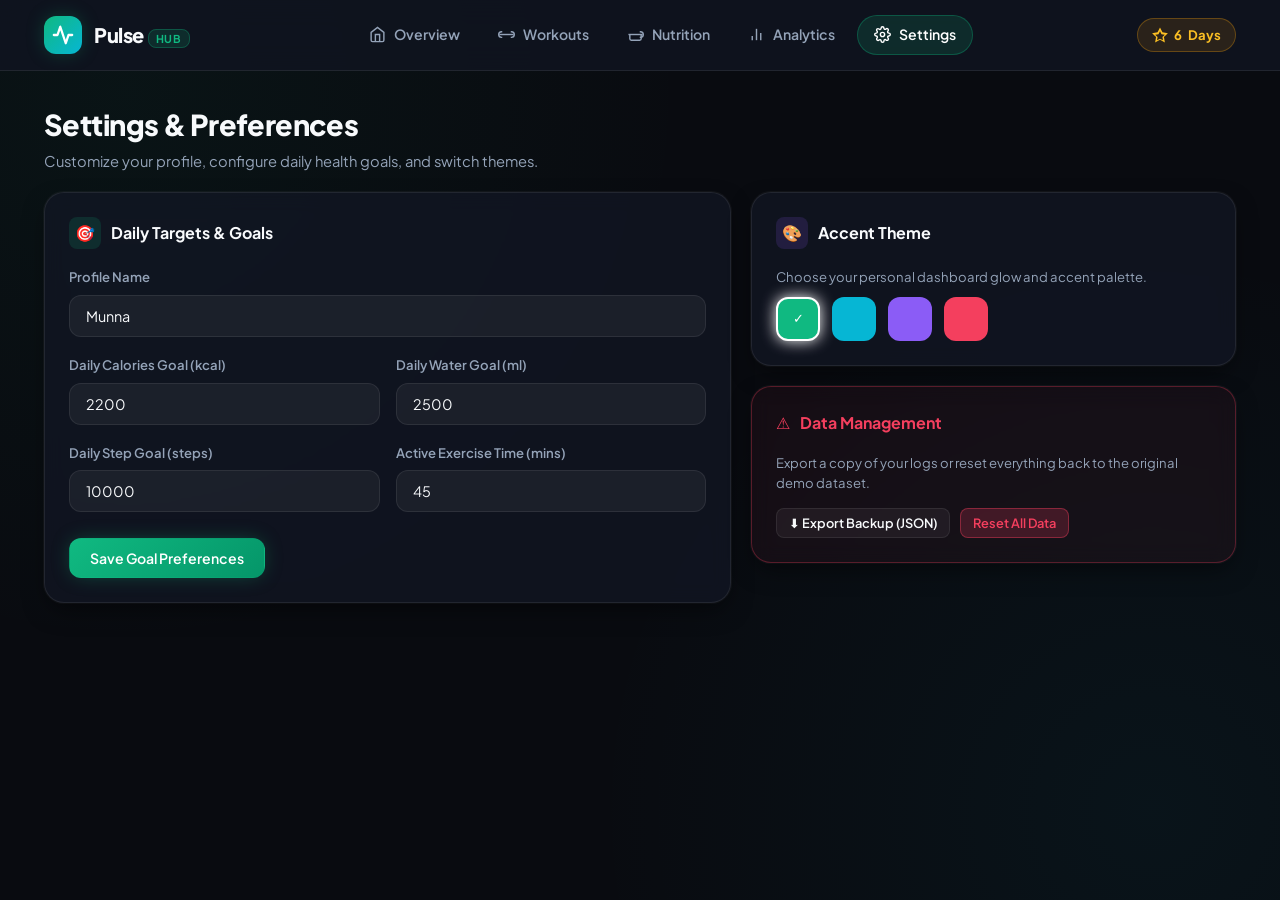
<file: settings.html>
<!DOCTYPE html>
<html lang="en">
<head>
  <meta charset="UTF-8">
  <meta name="viewport" content="width=device-width, initial-scale=1.0">
  <title>Pulse | Settings & Preferences</title>
  <link rel="preconnect" href="https://fonts.googleapis.com">
  <link rel="preconnect" href="https://fonts.gstatic.com" crossorigin>
  <link href="https://fonts.googleapis.com/css2?family=Plus+Jakarta+Sans:wght@400;500;600;700;800&family=JetBrains+Mono:wght@500;600;700&display=swap" rel="stylesheet">
  <link rel="stylesheet" href="css/style.css">
  <style>
    /* Theme color picker pills */
    .color-swatches {
      display: flex;
      gap: 12px;
      margin-top: 10px;
    }
    .color-swatch-btn {
      width: 44px;
      height: 44px;
      border-radius: var(--radius-md);
      border: 2px solid transparent;
      cursor: pointer;
      display: flex;
      align-items: center;
      justify-content: center;
      transition: all 0.2s ease;
      color: #fff;
    }
    .color-swatch-btn:hover {
      transform: scale(1.1);
    }
    .color-swatch-btn.active {
      border-color: #fff;
      box-shadow: 0 0 15px currentColor;
    }
    .swatch-emerald { background: #10b981; }
    .swatch-cyan { background: #06b6d4; }
    .swatch-purple { background: #8b5cf6; }
    .swatch-rose { background: #f43f5e; }

    .danger-zone {
      border: 1px solid rgba(244, 63, 94, 0.3);
      background: rgba(244, 63, 94, 0.05);
    }
  </style>
</head>
<body>
  <!-- Global Navigation Bar -->
  <nav class="navbar">
    <div class="container nav-container">
      <a href="index.html" class="brand">
        <div class="brand-icon">
          <svg viewBox="0 0 24 24" fill="none" stroke="currentColor" stroke-width="2.5" stroke-linecap="round" stroke-linejoin="round">
            <polyline points="22 12 18 12 15 21 9 3 6 12 2 12"></polyline>
          </svg>
        </div>
        <div class="brand-title">Pulse <span class="brand-tag">Hub</span></div>
      </a>

      <!-- Page Links -->
      <ul class="nav-links">
        <li><a href="index.html" class="nav-link"><svg viewBox="0 0 24 24" fill="none" stroke="currentColor" stroke-width="2"><path d="M3 9l9-7 9 7v11a2 2 0 0 1-2 2H5a2 2 0 0 1-2-2z"></path><polyline points="9 22 9 12 15 12 15 22"></polyline></svg><span>Overview</span></a></li>
        <li><a href="workouts.html" class="nav-link"><svg viewBox="0 0 24 24" fill="none" stroke="currentColor" stroke-width="2"><path d="M18 8h1a4 4 0 0 1 0 8h-1"></path><path d="M6 8H5a4 4 0 0 0 0 8h1"></path><line x1="2" y1="12" x2="22" y2="12"></line></svg><span>Workouts</span></a></li>
        <li><a href="nutrition.html" class="nav-link"><svg viewBox="0 0 24 24" fill="none" stroke="currentColor" stroke-width="2"><path d="M18 8h1a4 4 0 0 1 0 8h-1"></path><path d="M2 12h20"></path><path d="M20 12v6a2 2 0 0 1-2 2H6a2 2 0 0 1-2-2v-6"></path></svg><span>Nutrition</span></a></li>
        <li><a href="analytics.html" class="nav-link"><svg viewBox="0 0 24 24" fill="none" stroke="currentColor" stroke-width="2"><line x1="18" y1="20" x2="18" y2="10"></line><line x1="12" y1="20" x2="12" y2="4"></line><line x1="6" y1="20" x2="6" y2="14"></line></svg><span>Analytics</span></a></li>
        <li><a href="settings.html" class="nav-link active"><svg viewBox="0 0 24 24" fill="none" stroke="currentColor" stroke-width="2"><circle cx="12" cy="12" r="3"></circle><path d="M19.4 15a1.65 1.65 0 0 0 .33 1.82l.06.06a2 2 0 0 1 0 2.83 2 2 0 0 1-2.83 0l-.06-.06a1.65 1.65 0 0 0-1.82-.33 1.65 1.65 0 0 0-1 1.51V21a2 2 0 0 1-2 2 2 2 0 0 1-2-2v-.09A1.65 1.65 0 0 0 9 19.4a1.65 1.65 0 0 0-1.82.33l-.06.06a2 2 0 0 1-2.83 0 2 2 0 0 1 0-2.83l.06-.06a1.65 1.65 0 0 0 .33-1.82 1.65 1.65 0 0 0-1.51-1H3a2 2 0 0 1-2-2 2 2 0 0 1 2-2h.09A1.65 1.65 0 0 0 4.6 9a1.65 1.65 0 0 0-.33-1.82l-.06-.06a2 2 0 0 1 0-2.83 2 2 0 0 1 2.83 0l.06.06a1.65 1.65 0 0 0 1.82.33H9a1.65 1.65 0 0 0 1-1.51V3a2 2 0 0 1 2-2 2 2 0 0 1 2 2v.09a1.65 1.65 0 0 0 1 1.51 1.65 1.65 0 0 0 1.82-.33l.06-.06a2 2 0 0 1 2.83 0 2 2 0 0 1 0 2.83l-.06.06a1.65 1.65 0 0 0-.33 1.82V9a1.65 1.65 0 0 0 1.51 1H21a2 2 0 0 1 2 2 2 2 0 0 1-2 2h-.09a1.65 1.65 0 0 0-1.51 1z"></path></svg><span>Settings</span></a></li>
      </ul>

      <!-- Streak -->
      <div class="nav-actions">
        <div class="streak-pill">
          <svg viewBox="0 0 24 24" fill="currentColor"><path d="M12 .587l3.668 7.431 8.2 1.192-5.934 5.784 1.399 8.163-7.333-3.856-7.333 3.856 1.399-8.163-5.934-5.784 8.2-1.192zm0 5.702l-2.228 4.516-4.981.724 3.604 3.513-.85 4.958 4.455-2.342 4.455 2.342-.85-4.958 3.604-3.513-4.981-.724z"/></svg>
          <span id="streakCount">6</span> Days
        </div>
      </div>
    </div>
  </nav>

  <main class="container">
    <div class="page-header">
      <div class="page-title">
        <h1>Settings & Preferences</h1>
        <p>Customize your profile, configure daily health goals, and switch themes.</p>
      </div>
    </div>

    <div class="dashboard-grid">
      <!-- Left Column: Goals & Profile -->
      <div class="card" style="grid-column: span 7;">
        <div class="card-header">
          <div class="card-title">
            <div class="card-icon" style="background: rgba(16, 185, 129, 0.15); color: #10b981;">🎯</div>
            Daily Targets & Goals
          </div>
        </div>

        <form id="goalsForm">
          <div class="form-group">
            <label class="form-label">Profile Name</label>
            <input type="text" id="settingProfileName" class="form-input" required>
          </div>

          <div style="display: grid; grid-template-columns: repeat(2, 1fr); gap: 16px;">
            <div class="form-group">
              <label class="form-label">Daily Calories Goal (kcal)</label>
              <input type="number" id="settingCalGoal" class="form-input" min="500" max="10000" required>
            </div>
            <div class="form-group">
              <label class="form-label">Daily Water Goal (ml)</label>
              <input type="number" id="settingWaterGoal" class="form-input" min="500" max="10000" required>
            </div>
          </div>

          <div style="display: grid; grid-template-columns: repeat(2, 1fr); gap: 16px;">
            <div class="form-group">
              <label class="form-label">Daily Step Goal (steps)</label>
              <input type="number" id="settingStepGoal" class="form-input" min="1000" max="50000" required>
            </div>
            <div class="form-group">
              <label class="form-label">Active Exercise Time (mins)</label>
              <input type="number" id="settingMinsGoal" class="form-input" min="10" max="300" required>
            </div>
          </div>

          <button type="submit" class="btn btn-primary" style="margin-top: 8px;">
            Save Goal Preferences
          </button>
        </form>
      </div>

      <!-- Right Column: Theme & Data Management -->
      <div style="grid-column: span 5; display: flex; flex-direction: column; gap: 20px;">
        <!-- Accent Theme Picker -->
        <div class="card">
          <div class="card-header">
            <div class="card-title">
              <div class="card-icon" style="background: rgba(139, 92, 246, 0.15); color: #8b5cf6;">🎨</div>
              Accent Theme
            </div>
          </div>
          <p style="font-size: 0.82rem; color: var(--text-muted);">Choose your personal dashboard glow and accent palette.</p>
          
          <div class="color-swatches">
            <button class="color-swatch-btn swatch-emerald active" data-color="emerald" title="Emerald Green">✓</button>
            <button class="color-swatch-btn swatch-cyan" data-color="cyan" title="Cyan Sky"></button>
            <button class="color-swatch-btn swatch-purple" data-color="purple" title="Royal Purple"></button>
            <button class="color-swatch-btn swatch-rose" data-color="rose" title="Rose Neon"></button>
          </div>
        </div>

        <!-- Data Backup & Reset -->
        <div class="card danger-zone">
          <div class="card-header">
            <div class="card-title" style="color: #f43f5e;">
              <span>⚠️</span> Data Management
            </div>
          </div>
          <p style="font-size: 0.82rem; color: var(--text-muted); margin-bottom: 16px;">
            Export a copy of your logs or reset everything back to the original demo dataset.
          </p>

          <div style="display: flex; gap: 10px; flex-wrap: wrap;">
            <button id="exportJsonBtn" class="btn btn-secondary btn-sm">
              ⬇️ Export Backup (JSON)
            </button>
            <button id="resetDataBtn" class="btn btn-sm" style="background: rgba(244, 63, 94, 0.2); color: #f43f5e; border: 1px solid rgba(244, 63, 94, 0.4);">
              Reset All Data
            </button>
          </div>
        </div>
      </div>
    </div>
  </main>

  <script src="js/store.js"></script>
  <script src="js/settings.js"></script>
</body>
</html>
</file>
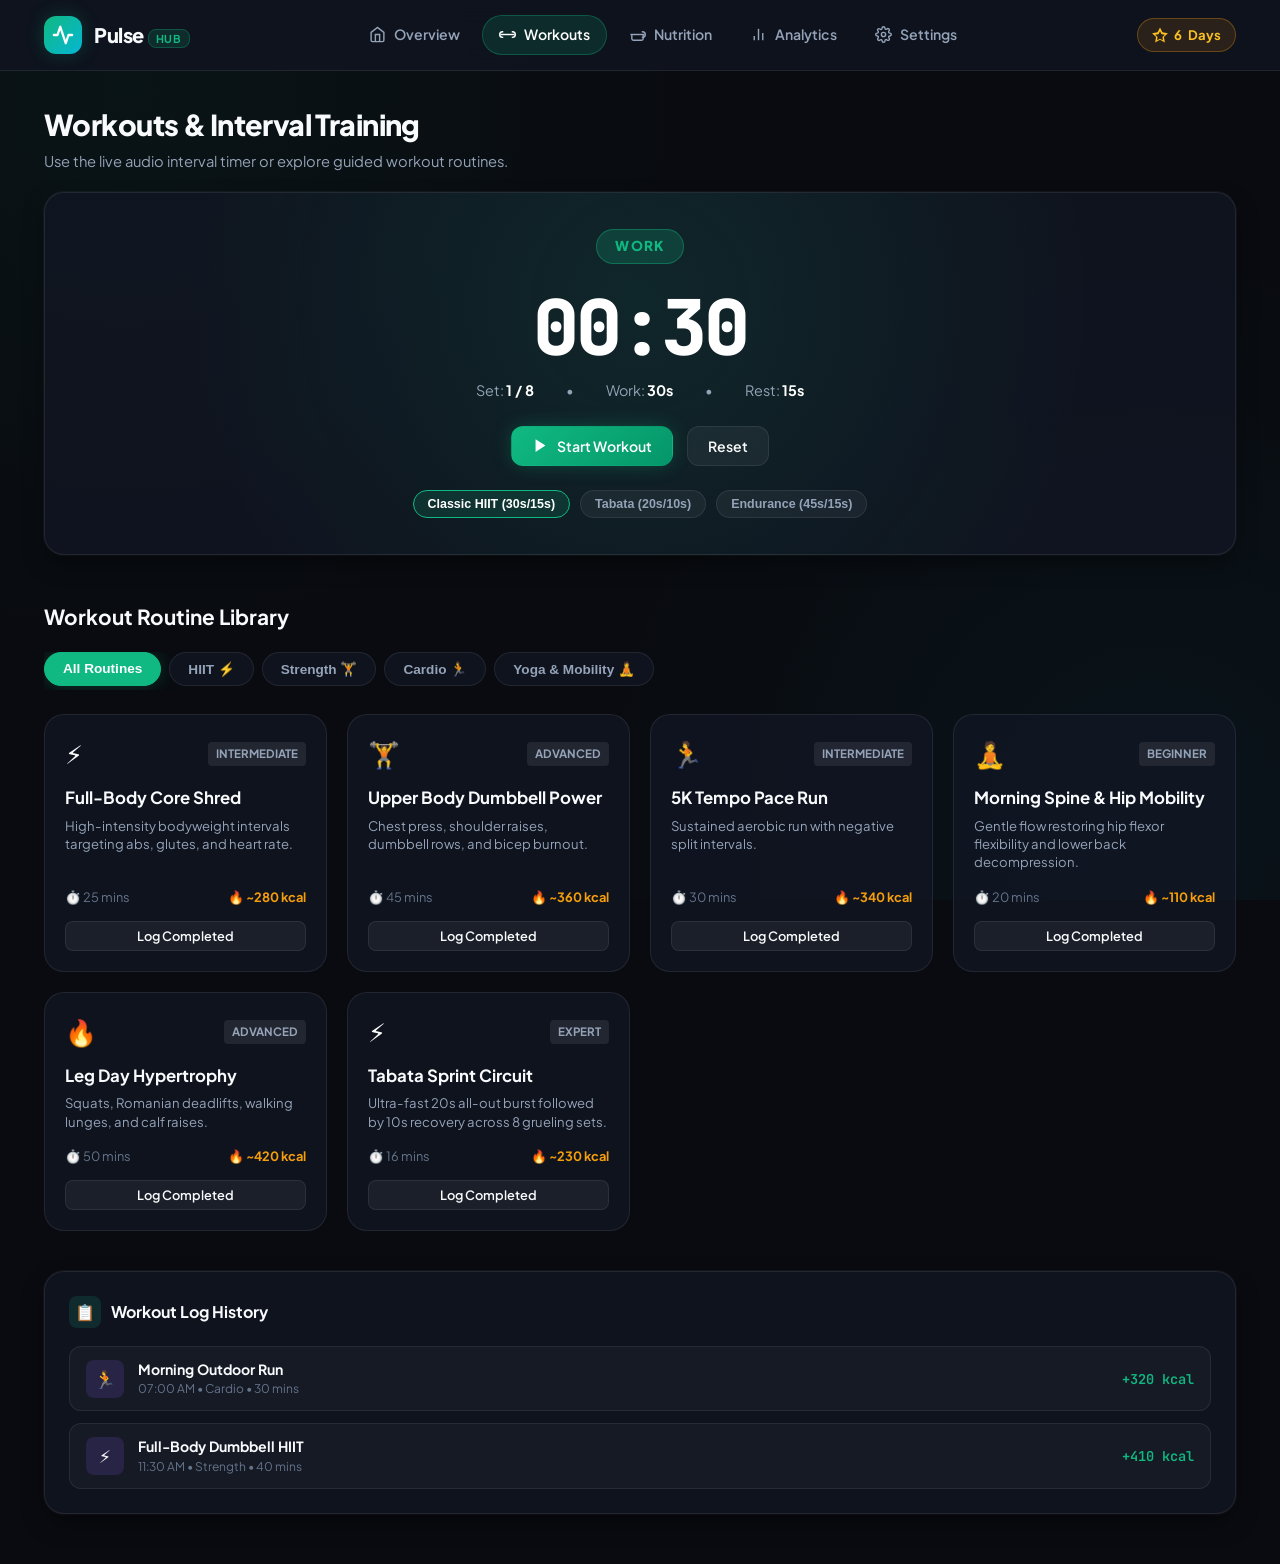
<file: workouts.html>
<!DOCTYPE html>
<html lang="en">
<head>
  <meta charset="UTF-8">
  <meta name="viewport" content="width=device-width, initial-scale=1.0">
  <title>Pulse | Workouts & Interval Timer</title>
  <link rel="preconnect" href="https://fonts.googleapis.com">
  <link rel="preconnect" href="https://fonts.gstatic.com" crossorigin>
  <link href="https://fonts.googleapis.com/css2?family=Plus+Jakarta+Sans:wght@400;500;600;700;800&family=JetBrains+Mono:wght@500;600;700&display=swap" rel="stylesheet">
  <link rel="stylesheet" href="css/style.css">
  <style>
    /* Workout & Timer Specific Styles */
    .timer-hero-card {
      background: radial-gradient(circle at 50% 30%, rgba(16, 185, 129, 0.12), transparent 70%), var(--bg-card);
      border: 1px solid var(--border-subtle);
      border-radius: var(--radius-lg);
      padding: 36px 24px;
      text-align: center;
      margin-bottom: 36px;
      box-shadow: var(--shadow-card);
    }
    .timer-phase-badge {
      display: inline-block;
      padding: 6px 18px;
      border-radius: var(--radius-pill);
      font-size: 0.85rem;
      font-weight: 800;
      letter-spacing: 0.1em;
      text-transform: uppercase;
      margin-bottom: 12px;
      background: rgba(16, 185, 129, 0.2);
      color: #10b981;
      border: 1px solid rgba(16, 185, 129, 0.4);
      transition: all 0.3s ease;
    }
    .timer-phase-badge.rest {
      background: rgba(6, 182, 212, 0.2);
      color: #06b6d4;
      border-color: rgba(6, 182, 212, 0.4);
    }
    .timer-display {
      font-size: 4.8rem;
      font-weight: 800;
      font-family: var(--font-mono);
      letter-spacing: -0.04em;
      line-height: 1.1;
      margin: 10px 0;
      color: #fff;
    }
    .timer-info-row {
      display: flex;
      justify-content: center;
      gap: 32px;
      margin-bottom: 24px;
      color: var(--text-muted);
      font-size: 0.9rem;
    }
    .timer-controls {
      display: flex;
      justify-content: center;
      gap: 14px;
      margin-bottom: 24px;
    }
    .timer-presets {
      display: flex;
      justify-content: center;
      gap: 10px;
    }
    .preset-pill {
      background: rgba(255, 255, 255, 0.05);
      border: 1px solid var(--border-subtle);
      border-radius: var(--radius-pill);
      padding: 6px 14px;
      font-size: 0.78rem;
      font-weight: 600;
      color: var(--text-muted);
      cursor: pointer;
      transition: all 0.2s;
    }
    .preset-pill:hover, .preset-pill.active {
      background: rgba(16, 185, 129, 0.15);
      color: #fff;
      border-color: var(--accent-primary);
    }

    /* Routine Cards */
    .filter-tabs {
      display: flex;
      gap: 8px;
      margin-bottom: 24px;
      overflow-x: auto;
      padding-bottom: 4px;
    }
    .filter-btn {
      padding: 8px 18px;
      border-radius: var(--radius-pill);
      border: 1px solid var(--border-subtle);
      background: var(--bg-card);
      color: var(--text-muted);
      font-size: 0.85rem;
      font-weight: 600;
      cursor: pointer;
      transition: all 0.2s;
    }
    .filter-btn.active {
      background: var(--accent-primary);
      color: #fff;
      border-color: var(--accent-primary);
      box-shadow: var(--shadow-glow);
    }
    .routines-grid {
      display: grid;
      grid-template-columns: repeat(auto-fill, minmax(280px, 1fr));
      gap: 20px;
      margin-bottom: 40px;
    }
    .routine-card {
      background: var(--bg-card);
      border: 1px solid var(--border-subtle);
      border-radius: var(--radius-lg);
      padding: 20px;
      display: flex;
      flex-direction: column;
      justify-content: space-between;
      transition: all 0.2s ease;
    }
    .routine-card:hover {
      border-color: rgba(255, 255, 255, 0.2);
      transform: translateY(-2px);
    }
    .routine-badge {
      font-size: 0.72rem;
      font-weight: 700;
      text-transform: uppercase;
      padding: 3px 8px;
      border-radius: 4px;
      background: rgba(255, 255, 255, 0.08);
      color: var(--text-muted);
    }
  </style>
</head>
<body>
  <!-- Global Navigation Bar -->
  <nav class="navbar">
    <div class="container nav-container">
      <a href="index.html" class="brand">
        <div class="brand-icon">
          <svg viewBox="0 0 24 24" fill="none" stroke="currentColor" stroke-width="2.5" stroke-linecap="round" stroke-linejoin="round">
            <polyline points="22 12 18 12 15 21 9 3 6 12 2 12"></polyline>
          </svg>
        </div>
        <div class="brand-title">Pulse <span class="brand-tag">Hub</span></div>
      </a>

      <!-- Page Links -->
      <ul class="nav-links">
        <li><a href="index.html" class="nav-link"><svg viewBox="0 0 24 24" fill="none" stroke="currentColor" stroke-width="2"><path d="M3 9l9-7 9 7v11a2 2 0 0 1-2 2H5a2 2 0 0 1-2-2z"></path><polyline points="9 22 9 12 15 12 15 22"></polyline></svg><span>Overview</span></a></li>
        <li><a href="workouts.html" class="nav-link active"><svg viewBox="0 0 24 24" fill="none" stroke="currentColor" stroke-width="2"><path d="M18 8h1a4 4 0 0 1 0 8h-1"></path><path d="M6 8H5a4 4 0 0 0 0 8h1"></path><line x1="2" y1="12" x2="22" y2="12"></line></svg><span>Workouts</span></a></li>
        <li><a href="nutrition.html" class="nav-link"><svg viewBox="0 0 24 24" fill="none" stroke="currentColor" stroke-width="2"><path d="M18 8h1a4 4 0 0 1 0 8h-1"></path><path d="M2 12h20"></path><path d="M20 12v6a2 2 0 0 1-2 2H6a2 2 0 0 1-2-2v-6"></path></svg><span>Nutrition</span></a></li>
        <li><a href="analytics.html" class="nav-link"><svg viewBox="0 0 24 24" fill="none" stroke="currentColor" stroke-width="2"><line x1="18" y1="20" x2="18" y2="10"></line><line x1="12" y1="20" x2="12" y2="4"></line><line x1="6" y1="20" x2="6" y2="14"></line></svg><span>Analytics</span></a></li>
        <li><a href="settings.html" class="nav-link"><svg viewBox="0 0 24 24" fill="none" stroke="currentColor" stroke-width="2"><circle cx="12" cy="12" r="3"></circle><path d="M19.4 15a1.65 1.65 0 0 0 .33 1.82l.06.06a2 2 0 0 1 0 2.83 2 2 0 0 1-2.83 0l-.06-.06a1.65 1.65 0 0 0-1.82-.33 1.65 1.65 0 0 0-1 1.51V21a2 2 0 0 1-2 2 2 2 0 0 1-2-2v-.09A1.65 1.65 0 0 0 9 19.4a1.65 1.65 0 0 0-1.82.33l-.06.06a2 2 0 0 1-2.83 0 2 2 0 0 1 0-2.83l.06-.06a1.65 1.65 0 0 0 .33-1.82 1.65 1.65 0 0 0-1.51-1H3a2 2 0 0 1-2-2 2 2 0 0 1 2-2h.09A1.65 1.65 0 0 0 4.6 9a1.65 1.65 0 0 0-.33-1.82l-.06-.06a2 2 0 0 1 0-2.83 2 2 0 0 1 2.83 0l.06.06a1.65 1.65 0 0 0 1.82.33H9a1.65 1.65 0 0 0 1-1.51V3a2 2 0 0 1 2-2 2 2 0 0 1 2 2v.09a1.65 1.65 0 0 0 1 1.51 1.65 1.65 0 0 0 1.82-.33l.06-.06a2 2 0 0 1 2.83 0 2 2 0 0 1 0 2.83l-.06.06a1.65 1.65 0 0 0-.33 1.82V9a1.65 1.65 0 0 0 1.51 1H21a2 2 0 0 1 2 2 2 2 0 0 1-2 2h-.09a1.65 1.65 0 0 0-1.51 1z"></path></svg><span>Settings</span></a></li>
      </ul>

      <!-- Streak -->
      <div class="nav-actions">
        <div class="streak-pill">
          <svg viewBox="0 0 24 24" fill="currentColor"><path d="M12 .587l3.668 7.431 8.2 1.192-5.934 5.784 1.399 8.163-7.333-3.856-7.333 3.856 1.399-8.163-5.934-5.784 8.2-1.192zm0 5.702l-2.228 4.516-4.981.724 3.604 3.513-.85 4.958 4.455-2.342 4.455 2.342-.85-4.958 3.604-3.513-4.981-.724z"/></svg>
          <span id="streakCount">6</span> Days
        </div>
      </div>
    </div>
  </nav>

  <main class="container">
    <div class="page-header">
      <div class="page-title">
        <h1>Workouts & Interval Training</h1>
        <p>Use the live audio interval timer or explore guided workout routines.</p>
      </div>
    </div>

    <!-- Interactive HIIT / Tabata Interval Timer -->
    <div class="timer-hero-card">
      <div id="timerPhase" class="timer-phase-badge">WORK</div>
      <div id="timerDisplay" class="timer-display">00:30</div>
      
      <div class="timer-info-row">
        <span>Set: <strong id="timerSetCount" style="color: #fff;">1 / 8</strong></span>
        <span>•</span>
        <span>Work: <strong id="workDurationText" style="color: #fff;">30s</strong></span>
        <span>•</span>
        <span>Rest: <strong id="restDurationText" style="color: #fff;">15s</strong></span>
      </div>

      <div class="timer-controls">
        <button id="timerToggleBtn" class="btn btn-primary" style="min-width: 130px; justify-content: center;">
          <svg id="timerPlayIcon" viewBox="0 0 24 24" fill="currentColor"><polygon points="5 3 19 12 5 21 5 3"></polygon></svg>
          <span id="timerToggleText">Start Workout</span>
        </button>
        <button id="timerResetBtn" class="btn btn-secondary">Reset</button>
      </div>

      <div class="timer-presets">
        <button class="preset-pill active" data-work="30" data-rest="15" data-sets="8">Classic HIIT (30s/15s)</button>
        <button class="preset-pill" data-work="20" data-rest="10" data-sets="8">Tabata (20s/10s)</button>
        <button class="preset-pill" data-work="45" data-rest="15" data-sets="6">Endurance (45s/15s)</button>
      </div>
    </div>

    <!-- Workout Routine Library -->
    <div class="page-header" style="padding-top: 10px;">
      <div class="page-title">
        <h2 style="font-size: 1.3rem; font-weight: 700;">Workout Routine Library</h2>
      </div>
    </div>

    <!-- Category Filters -->
    <div class="filter-tabs">
      <button class="filter-btn active" data-cat="all">All Routines</button>
      <button class="filter-btn" data-cat="HIIT">HIIT ⚡</button>
      <button class="filter-btn" data-cat="Strength">Strength 🏋️</button>
      <button class="filter-btn" data-cat="Cardio">Cardio 🏃</button>
      <button class="filter-btn" data-cat="Mobility">Yoga & Mobility 🧘</button>
    </div>

    <!-- Routines Grid -->
    <div class="routines-grid" id="routinesGrid">
      <!-- Populated via workouts.js -->
    </div>

    <!-- Logged Workouts History Table -->
    <div class="card" style="margin-bottom: 50px;">
      <div class="card-header">
        <div class="card-title">
          <div class="card-icon" style="background: rgba(16, 185, 129, 0.15); color: #10b981;">📋</div>
          Workout Log History
        </div>
      </div>
      <div class="activity-list" id="fullWorkoutLog">
        <!-- Rendered via JS -->
      </div>
    </div>
  </main>

  <script src="js/store.js"></script>
  <script src="js/workouts.js"></script>
</body>
</html>
</file>
<file: css/style.css>
/* ==========================================================================
   Pulse Fitness Hub - Design System & Modern Dark Dashboard Styles
   ========================================================================== */

:root {
  --bg-core: #090b10;
  --bg-surface: #101420;
  --bg-card: rgba(19, 24, 38, 0.7);
  --bg-card-hover: rgba(26, 33, 52, 0.85);
  --bg-glass: rgba(16, 20, 32, 0.85);

  --border-subtle: rgba(255, 255, 255, 0.08);
  --border-focus: #10b981;

  /* Accent Colors */
  --accent-primary: #10b981;    /* Vibrant Emerald */
  --accent-cyan: #06b6d4;       /* Water / Hydration */
  --accent-orange: #f59e0b;     /* Calories / Energy */
  --accent-purple: #8b5cf6;     /* Sleep / Recovery */
  --accent-rose: #f43f5e;       /* Heart Rate / Burn */

  --text-main: #f8fafc;
  --text-muted: #94a3b8;
  --text-subtle: #64748b;

  --radius-sm: 8px;
  --radius-md: 12px;
  --radius-lg: 20px;
  --radius-pill: 9999px;

  --shadow-card: 0 10px 25px -5px rgba(0, 0, 0, 0.5), 0 0 1px 1px rgba(255, 255, 255, 0.05);
  --shadow-glow: 0 0 20px -3px rgba(16, 185, 129, 0.35);

  --font-sans: 'Plus Jakarta Sans', system-ui, -apple-system, sans-serif;
  --font-mono: 'JetBrains Mono', monospace;
}

/* Light / Warm Theme Variant (Supported via Settings) */
[data-accent="cyan"] {
  --accent-primary: #06b6d4;
  --shadow-glow: 0 0 20px -3px rgba(6, 182, 212, 0.35);
}
[data-accent="purple"] {
  --accent-primary: #8b5cf6;
  --shadow-glow: 0 0 20px -3px rgba(139, 92, 246, 0.35);
}
[data-accent="rose"] {
  --accent-primary: #f43f5e;
  --shadow-glow: 0 0 20px -3px rgba(244, 63, 94, 0.35);
}

/* Base Reset */
*, *::before, *::after {
  box-sizing: border-box;
  margin: 0;
  padding: 0;
}

body {
  font-family: var(--font-sans);
  background-color: var(--bg-core);
  color: var(--text-main);
  min-height: 100vh;
  display: flex;
  flex-direction: column;
  background-image: 
    radial-gradient(circle at 10% 10%, rgba(16, 185, 129, 0.05), transparent 40%),
    radial-gradient(circle at 90% 90%, rgba(6, 182, 212, 0.05), transparent 40%);
  background-attachment: fixed;
  line-height: 1.5;
  -webkit-font-smoothing: antialiased;
}

/* Container */
.container {
  max-width: 1240px;
  margin: 0 auto;
  padding: 0 24px;
  width: 100%;
}

/* ==========================================================================
   Header & Navigation
   ========================================================================== */
.navbar {
  position: sticky;
  top: 0;
  z-index: 100;
  background: var(--bg-glass);
  backdrop-filter: blur(14px);
  -webkit-backdrop-filter: blur(14px);
  border-bottom: 1px solid var(--border-subtle);
}

.nav-container {
  display: flex;
  align-items: center;
  justify-content: space-between;
  height: 70px;
}

.brand {
  display: flex;
  align-items: center;
  gap: 12px;
  text-decoration: none;
  color: var(--text-main);
}

.brand-icon {
  width: 38px;
  height: 38px;
  background: linear-gradient(135deg, var(--accent-primary) 0%, #06b6d4 100%);
  border-radius: var(--radius-md);
  display: flex;
  align-items: center;
  justify-content: center;
  color: #fff;
  box-shadow: var(--shadow-glow);
}

.brand-icon svg {
  width: 22px;
  height: 22px;
}

.brand-title {
  font-size: 1.25rem;
  font-weight: 800;
  letter-spacing: -0.02em;
}

.brand-tag {
  font-size: 0.68rem;
  font-weight: 700;
  text-transform: uppercase;
  letter-spacing: 0.06em;
  padding: 2px 7px;
  border-radius: var(--radius-sm);
  background: rgba(16, 185, 129, 0.15);
  color: var(--accent-primary);
  border: 1px solid rgba(16, 185, 129, 0.3);
}

/* Nav Links */
.nav-links {
  display: flex;
  align-items: center;
  gap: 6px;
  list-style: none;
}

.nav-link {
  display: flex;
  align-items: center;
  gap: 8px;
  padding: 8px 16px;
  color: var(--text-muted);
  text-decoration: none;
  font-size: 0.88rem;
  font-weight: 600;
  border-radius: var(--radius-pill);
  transition: all 0.2s ease;
}

.nav-link svg {
  width: 17px;
  height: 17px;
}

.nav-link:hover {
  color: var(--text-main);
  background: rgba(255, 255, 255, 0.05);
}

.nav-link.active {
  color: #fff;
  background: rgba(16, 185, 129, 0.15);
  border: 1px solid rgba(16, 185, 129, 0.3);
}

.nav-actions {
  display: flex;
  align-items: center;
  gap: 12px;
}

.streak-pill {
  display: flex;
  align-items: center;
  gap: 6px;
  padding: 6px 14px;
  background: rgba(245, 158, 11, 0.12);
  border: 1px solid rgba(245, 158, 11, 0.3);
  border-radius: var(--radius-pill);
  color: #fbbf24;
  font-size: 0.82rem;
  font-weight: 700;
}

.streak-pill svg {
  width: 16px;
  height: 16px;
}

/* ==========================================================================
   Page Headers & Layout
   ========================================================================== */
.page-header {
  padding: 32px 0 20px;
  display: flex;
  align-items: center;
  justify-content: space-between;
}

.page-title h1 {
  font-size: 1.8rem;
  font-weight: 800;
  letter-spacing: -0.02em;
}

.page-title p {
  color: var(--text-muted);
  font-size: 0.92rem;
  margin-top: 4px;
}

/* Buttons */
.btn {
  display: inline-flex;
  align-items: center;
  gap: 8px;
  font-family: inherit;
  font-size: 0.88rem;
  font-weight: 600;
  padding: 10px 20px;
  border-radius: var(--radius-md);
  border: 1px solid transparent;
  cursor: pointer;
  transition: all 0.2s cubic-bezier(0.16, 1, 0.3, 1);
  text-decoration: none;
}

.btn svg {
  width: 17px;
  height: 17px;
}

.btn-primary {
  background: linear-gradient(135deg, var(--accent-primary) 0%, #059669 100%);
  color: #fff;
  box-shadow: var(--shadow-glow);
}

.btn-primary:hover {
  transform: translateY(-2px);
  filter: brightness(1.1);
  box-shadow: 0 0 25px rgba(16, 185, 129, 0.5);
}

.btn-secondary {
  background: rgba(255, 255, 255, 0.05);
  color: var(--text-main);
  border-color: var(--border-subtle);
}

.btn-secondary:hover {
  background: rgba(255, 255, 255, 0.1);
  border-color: rgba(255, 255, 255, 0.2);
}

.btn-sm {
  padding: 6px 12px;
  font-size: 0.8rem;
  border-radius: var(--radius-sm);
}

/* Cards & Grid */
.dashboard-grid {
  display: grid;
  grid-template-columns: repeat(12, 1fr);
  gap: 20px;
  margin-bottom: 40px;
}

.card {
  background: var(--bg-card);
  backdrop-filter: blur(10px);
  -webkit-backdrop-filter: blur(10px);
  border: 1px solid var(--border-subtle);
  border-radius: var(--radius-lg);
  padding: 24px;
  box-shadow: var(--shadow-card);
  transition: border-color 0.2s ease, transform 0.2s ease;
}

.card:hover {
  border-color: rgba(255, 255, 255, 0.15);
}

.card-header {
  display: flex;
  align-items: center;
  justify-content: space-between;
  margin-bottom: 18px;
}

.card-title {
  font-size: 1rem;
  font-weight: 700;
  display: flex;
  align-items: center;
  gap: 10px;
}

.card-icon {
  width: 32px;
  height: 32px;
  border-radius: var(--radius-sm);
  display: flex;
  align-items: center;
  justify-content: center;
}

.card-icon svg {
  width: 18px;
  height: 18px;
}

/* ==========================================================================
   Activity Rings & Stat Display
   ========================================================================== */
.ring-card {
  grid-column: span 5;
  display: flex;
  flex-direction: column;
  align-items: center;
  justify-content: center;
  text-align: center;
}

.rings-wrapper {
  position: relative;
  width: 220px;
  height: 220px;
  margin: 10px auto 20px;
}

.rings-svg {
  transform: rotate(-90deg);
  width: 100%;
  height: 100%;
}

.ring-bg {
  fill: none;
  stroke: rgba(255, 255, 255, 0.06);
}

.ring-progress {
  fill: none;
  stroke-linecap: round;
  transition: stroke-dashoffset 0.8s cubic-bezier(0.16, 1, 0.3, 1);
}

.ring-center-stat {
  position: absolute;
  top: 50%;
  left: 50%;
  transform: translate(-50%, -50%);
  display: flex;
  flex-direction: column;
  align-items: center;
}

.ring-score {
  font-size: 2.4rem;
  font-weight: 800;
  letter-spacing: -0.04em;
  line-height: 1;
}

.ring-score-label {
  font-size: 0.72rem;
  color: var(--text-muted);
  text-transform: uppercase;
  letter-spacing: 0.08em;
  margin-top: 4px;
}

/* Ring Legend */
.ring-legend {
  display: flex;
  justify-content: center;
  gap: 20px;
  width: 100%;
  margin-top: 10px;
}

.legend-item {
  display: flex;
  align-items: center;
  gap: 8px;
  font-size: 0.8rem;
  color: var(--text-muted);
}

.legend-dot {
  width: 10px;
  height: 10px;
  border-radius: 50%;
}

/* Stat Metric Cards */
.metrics-column {
  grid-column: span 7;
  display: grid;
  grid-template-columns: repeat(2, 1fr);
  gap: 16px;
}

.metric-card {
  background: var(--bg-card);
  border: 1px solid var(--border-subtle);
  border-radius: var(--radius-md);
  padding: 18px;
  display: flex;
  flex-direction: column;
  justify-content: space-between;
}

.metric-header {
  display: flex;
  justify-content: space-between;
  align-items: flex-start;
}

.metric-value-group {
  margin: 14px 0 10px;
}

.metric-number {
  font-size: 1.8rem;
  font-weight: 800;
  letter-spacing: -0.03em;
  font-family: var(--font-mono);
}

.metric-unit {
  font-size: 0.85rem;
  color: var(--text-muted);
  margin-left: 4px;
}

.metric-sub {
  font-size: 0.75rem;
  color: var(--text-subtle);
}

/* Progress bar inside metric card */
.progress-track {
  width: 100%;
  height: 6px;
  background: rgba(255, 255, 255, 0.06);
  border-radius: var(--radius-pill);
  overflow: hidden;
  margin-top: 8px;
}

.progress-fill {
  height: 100%;
  border-radius: var(--radius-pill);
  transition: width 0.6s ease;
}

/* ==========================================================================
   Quick Log & Activity Table
   ========================================================================== */
.quick-log-row {
  display: flex;
  gap: 12px;
  margin-top: 14px;
}

.quick-btn {
  flex: 1;
  padding: 10px;
  background: rgba(255, 255, 255, 0.04);
  border: 1px solid var(--border-subtle);
  border-radius: var(--radius-md);
  color: var(--text-main);
  font-family: inherit;
  font-size: 0.82rem;
  font-weight: 600;
  cursor: pointer;
  display: flex;
  align-items: center;
  justify-content: center;
  gap: 6px;
  transition: all 0.2s ease;
}

.quick-btn:hover {
  background: rgba(255, 255, 255, 0.08);
  border-color: rgba(255, 255, 255, 0.2);
}

/* Activity Items List */
.activity-list {
  display: flex;
  flex-direction: column;
  gap: 12px;
}

.activity-item {
  display: flex;
  align-items: center;
  justify-content: space-between;
  padding: 12px 16px;
  background: rgba(255, 255, 255, 0.03);
  border: 1px solid var(--border-subtle);
  border-radius: var(--radius-md);
  transition: background 0.2s;
}

.activity-item:hover {
  background: rgba(255, 255, 255, 0.06);
}

.activity-meta {
  display: flex;
  align-items: center;
  gap: 14px;
}

.activity-icon {
  width: 38px;
  height: 38px;
  border-radius: var(--radius-sm);
  display: flex;
  align-items: center;
  justify-content: center;
  font-size: 1.1rem;
}

.activity-title {
  font-size: 0.88rem;
  font-weight: 700;
}

.activity-time {
  font-size: 0.75rem;
  color: var(--text-subtle);
}

.activity-stat {
  font-family: var(--font-mono);
  font-size: 0.85rem;
  font-weight: 600;
  color: var(--accent-primary);
}

/* ==========================================================================
   Forms & Modals
   ========================================================================== */
.form-group {
  margin-bottom: 18px;
}

.form-label {
  display: block;
  font-size: 0.82rem;
  font-weight: 600;
  color: var(--text-muted);
  margin-bottom: 8px;
}

.form-input, .form-select {
  width: 100%;
  padding: 11px 16px;
  background: rgba(255, 255, 255, 0.05);
  border: 1px solid var(--border-subtle);
  border-radius: var(--radius-md);
  color: var(--text-main);
  font-family: inherit;
  font-size: 0.9rem;
  outline: none;
  transition: border-color 0.2s, box-shadow 0.2s;
}

.form-input:focus, .form-select:focus {
  border-color: var(--accent-primary);
  box-shadow: 0 0 0 3px rgba(16, 185, 129, 0.25);
}

.form-select option {
  background: var(--bg-surface);
  color: #fff;
}

/* Modal */
.modal-overlay {
  position: fixed;
  inset: 0;
  background: rgba(0, 0, 0, 0.8);
  backdrop-filter: blur(8px);
  -webkit-backdrop-filter: blur(8px);
  display: none;
  align-items: center;
  justify-content: center;
  z-index: 200;
}

.modal-overlay.active {
  display: flex;
}

.modal-window {
  width: 480px;
  max-width: 90vw;
  background: #121726;
  border: 1px solid rgba(255, 255, 255, 0.12);
  border-radius: var(--radius-lg);
  padding: 28px;
  box-shadow: 0 25px 50px -12px rgba(0, 0, 0, 0.9);
}

/* Toast Notification */
.toast-box {
  position: fixed;
  bottom: 24px;
  right: 24px;
  padding: 12px 20px;
  background: #171e33;
  border: 1px solid var(--border-subtle);
  border-left: 4px solid var(--accent-primary);
  border-radius: var(--radius-md);
  box-shadow: var(--shadow-card);
  font-size: 0.88rem;
  font-weight: 600;
  z-index: 300;
  opacity: 0;
  transform: translateY(20px);
  transition: all 0.3s cubic-bezier(0.16, 1, 0.3, 1);
  pointer-events: none;
}

.toast-box.show {
  opacity: 1;
  transform: translateY(0);
}

/* ==========================================================================
   Responsive Breakpoints
   ========================================================================== */
@media (max-width: 960px) {
  .dashboard-grid {
    grid-template-columns: 1fr;
  }
  .ring-card, .metrics-column {
    grid-column: span 12;
  }
  .nav-links {
    gap: 4px;
  }
  .nav-link {
    padding: 8px 10px;
    font-size: 0.8rem;
  }
}

@media (max-width: 640px) {
  .metrics-column {
    grid-template-columns: 1fr;
  }
  .nav-link span {
    display: none;
  }
}
</file>
